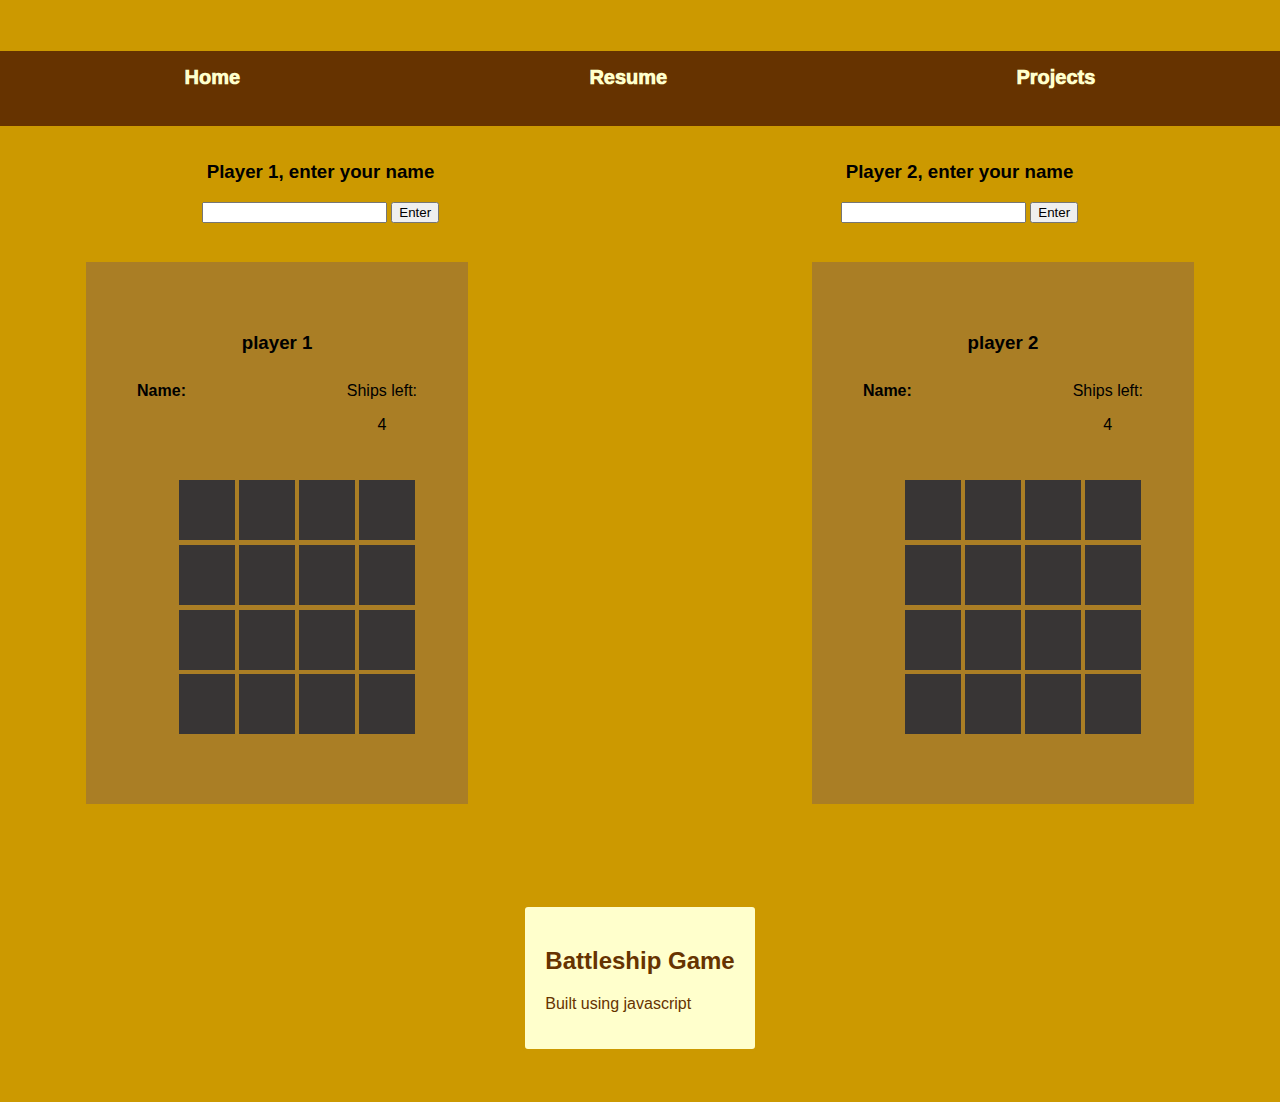
<file: battleship/index.html>
<!DOCTYPE html>
<html>
  <head>
    <meta charset="UTF-8">
  <meta name="viewport" content="width=device-width,initial-scale=1">
    <title>Battleship</title>
  <meta name="author" content="name">
  <meta name="description" content="description here">
  <meta name="keywords" content="keywords,here">
  <link rel="stylesheet" href="../base.css" type="text/css">

  <link rel="stylesheet" href="styles.css" type="text/css">
  </head>

  
  <body>

  <div id="navbar"></div>

  <div class="content-main">


    <p></p>
    <p></p>

    <p></p>

    <center><h1>Battleship Game</h1></center>

    <!-- <h2>Rules for Game:</h2> -->
     <!-- <div>
      <h3> "Player", enter your name </h3>
      <input type="text" id="myText" value="Some text...">
      <button onclick="myFunction()">Try it</button>
      <p id="demo"></p>

    </div>  -->
    
  

    <table width = "100%">
      <tbody>
      <tr>
      <td> 
        <center>

        <div class="">
        <h3> 
          Player 1, enter your name</h3>
  
        <input type="text" id="myText" value="">
              
        <button onclick="myFunction()">Enter</button>
        
        <!-- <p id="demo"></p> -->
  
      </div>
    </center>

    </td>
      <td> 
        <center> 
        <div class="">
        <h3> 
          <!-- <p id="demo2"></p> -->
          Player 2, enter your name</h3>
  
        <input type="text" id="myText2" value="">
              
        <button onclick="myFunction2()">Enter</button>
        
        <!-- <p id="demo"></p> -->
  
      </div>
    </center>
    </td>
      </tr>
      </tbody>
      </table>

      <br>
      <br>

    

    <div class="question-container">
      <div class="question-item">
        <div class="question-label"></div>
      </div>
    </div>
    <div class="game">

      <!-- player 1 -->
      <div class ="player">
        <h3> player 1 </h3>
        <div class = "player_information">
          <Label><b>Name:</b> <p id = "name_player1"> </p></Label>  <!-- insert name of the player1  -->
          <Label>Ships left: <p id = "ships_player1"></p></Label> <!-- insert ships of the player1  -->
        </div>
        <ul id = "board_player1">  </ul>  <!-- board player1  -->
      </div>
      
      <!-- turn player -->
      <div>
        <h3> <p id="demo3"></p></h3>
        <br>
          <br>
        <label><h3 id="turn_player"> </h3><label> <!-- insert name of the turn player -->
          
       
          <div id="buttons"></div> <!-- reset and newGame buttons -->
      </div>

      <!-- player 2 -->
      <div class="player">
        <h3> player 2 </h3>
        <div class = "player_information">
          <Label><b>Name: </b><p id = "name_player2"></p></Label><!-- insert name of the player2  -->
          <Label>Ships left: <p id = "ships_player2"></p></Label><!-- insert ships of the player2  -->
        </div>
        <ul id = "board_player2"></ul>  <!-- board player2  -->
      </div>

    </div>
  </div>

  <main class="flex">
    <div class="card">
      <h2>Battleship Game</h2>
      <p>Built using javascript</p>
          
    </div>

  </main>


  <script src="../nav.js"></script>

  <script src="index.js" type="text/javascript"></script>

</body>



</html>
</file>
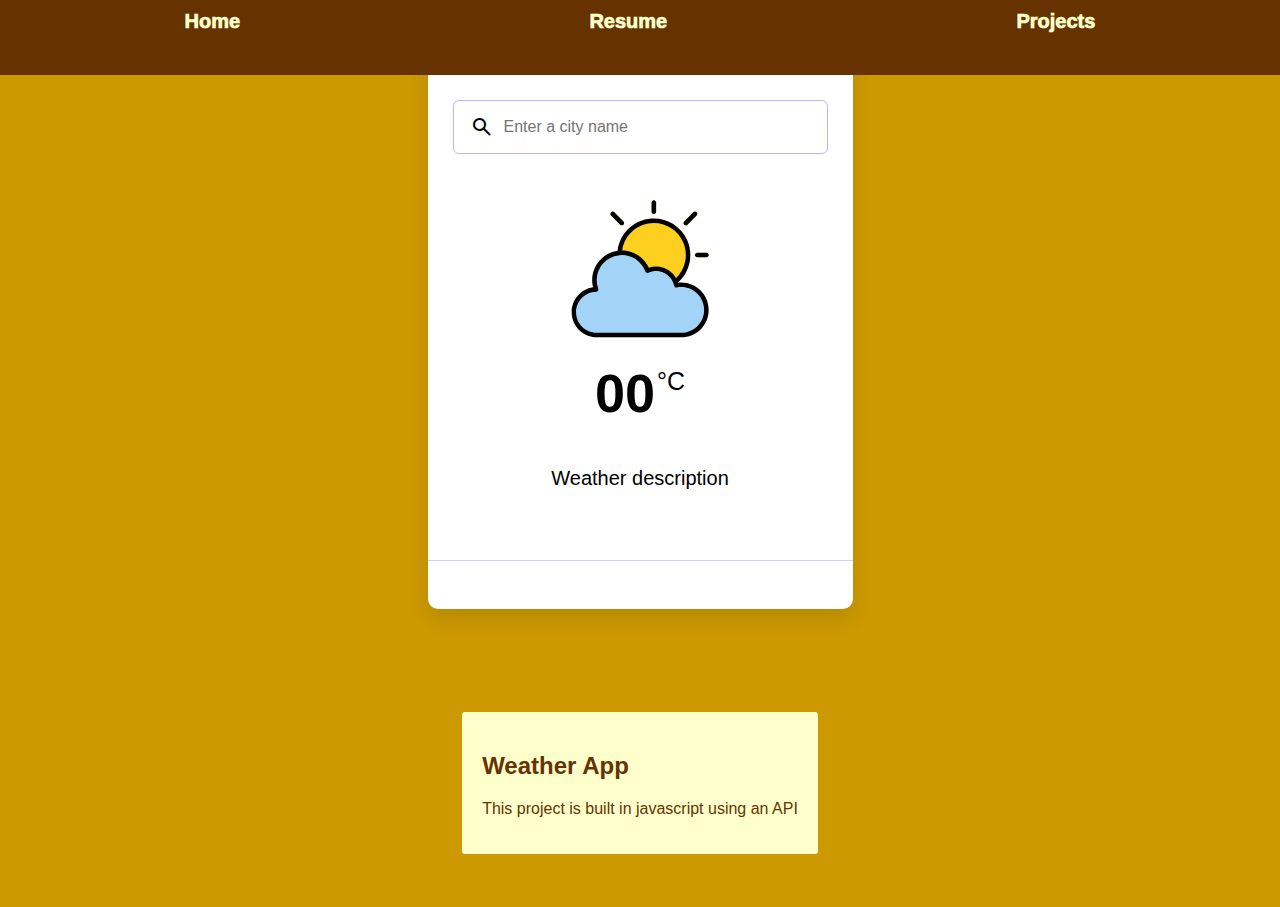
<file: weather/index.html>
<!DOCTYPE html>
<html lang="en">
<head>
    <meta charset="UTF-8">
    <meta http-equiv="X-UA-Compatible" content="IE=edge">
    <meta name="viewport" content="width=device-width, initial-scale=1.0">
    <title>Weather App</title>
    <link rel="stylesheet" href="https://fonts.googleapis.com/css2?family=Material+Symbols+Rounded:opsz,wght,FILL,GRAD@24,400,0,0" />
    
    <link rel="stylesheet" href="../base.css" type="text/css">

    <link rel="stylesheet" href="style.css">
</head>
<body>

    <div id="navbar"></div>

    <div class="container">
        <!-- Search section -->
        <div class="search-section">
            <div class="input-wrapper">
                <span class="material-symbols-rounded">Search</span>
                <input type="search" placeholder="Enter a city name" class="search-input">
            </div>
            <!-- <button class="location-button">
                <span class="material-symbols-rounded">my_location</span>
            </button> -->
        </div>

        <!-- Weather section -->
        <div class="weather-section">
            <div class="current-weather">
                <img src="icons/clouds.svg" class="weather-icon">   
                <h2 class="temperature">00<span>°C</span></h2>  
                <p class="description">Weather description</p>
            </div>

            <!-- Hourly weather forecast list -->
            <div class="hourly-weather">
                <ul class="weather-list">
                    <!-- <li class="weather-item">
                        <p class="time">00:00</p>
                        <img src="icons/clouds.svg" class="weather-icon">  
                        <p class="temperature">20</p> 
                    </li>
                    <li class="weather-item">
                        <p class="time">00:00</p>
                        <img src="icons/clouds.svg" class="weather-icon">  
                        <p class="temperature">20</p> 
                    </li> <li class="weather-item">
                        <p class="time">00:00</p>
                        <img src="icons/clouds.svg" class="weather-icon">  
                        <p class="temperature">20</p> 
                    </li> <li class="weather-item">
                        <p class="time">00:00</p>
                        <img src="icons/clouds.svg" class="weather-icon">  
                        <p class="temperature">20</p> 
                    </li> <li class="weather-item">
                        <p class="time">00:00</p>
                        <img src="icons/clouds.svg" class="weather-icon">  
                        <p class="temperature">20</p> 
                    </li> <li class="weather-item">
                        <p class="time">00:00</p>
                        <img src="icons/clouds.svg" class="weather-icon">  
                        <p class="temperature">20</p> 
                    </li> -->
                </ul>

            </div>
        </div>
    </div>


    <main class="flex">
        <div class="card">
          <h2>Weather App</h2>
          <p>This project is built in javascript using an API</p>
                  
        </div>
    
    </main>
    
    <script src="../nav.js"></script>

    <script src="script.js"></script>

</body>
</html>
</file>
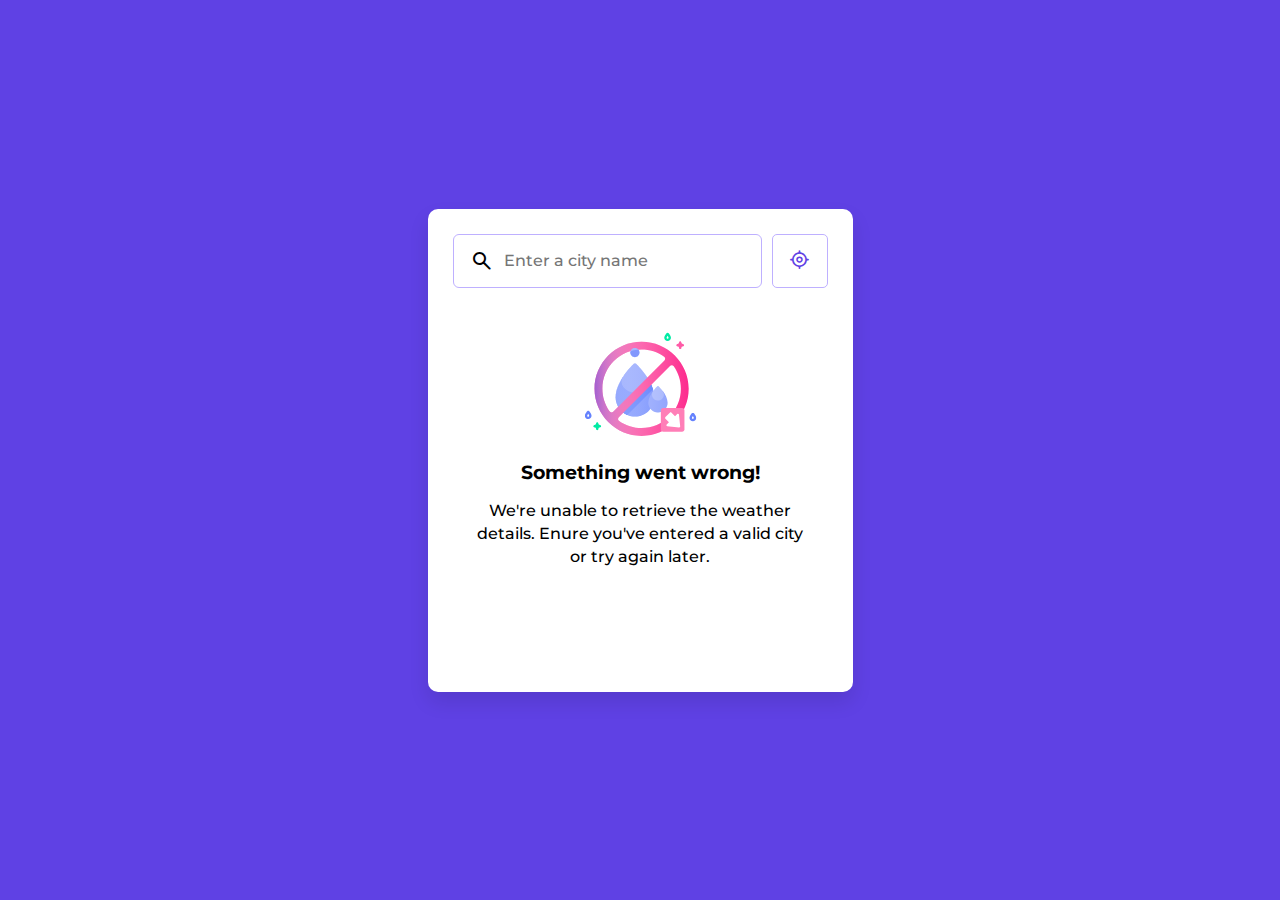
<file: weather/weather-app-javascript/index.html>
<!DOCTYPE html>
<!-- Coding By CodingNepal - youtube.com/@codingnepal -->
<html lang="en">
<head>
  <meta charset="UTF-8">
  <meta name="viewport" content="width=device-width, initial-scale=1.0">
  <title>Weather App | CodingNepal</title>
  <!-- Linking Google fonts for icons -->
  <link rel="stylesheet" href="https://fonts.googleapis.com/css2?family=Material+Symbols+Rounded:opsz,wght,FILL,GRAD@24,400,0,0" />
  <link rel="stylesheet" href="style.css">
</head>
<body>
  <div class="container">
    <!-- Search section -->
    <div class="search-section">
      <div class="input-wrapper">
        <span class="material-symbols-rounded">search</span>
        <input type="search" placeholder="Enter a city name" class="search-input">
      </div>
      <button class="location-button">
        <span class="material-symbols-rounded">my_location</span>
      </button>
    </div>

    <!-- No results message -->
    <div class="no-results">
      <img src="icons/no-result.svg" alt="No results found" class="icon">
      <h3 class="title">Something went wrong!</h3>
      <p class="message">We're unable to retrieve the weather details. Enure you've entered a valid city or try again later.</p>
    </div>

    <!-- Container for displaying weather data -->
    <div class="weather-section">
      <div class="current-weather">
        <img src="icons/no-result.svg" class="weather-icon">
        <h2 class="temperature">00<span>°C</span></h2>
        <h5 class="description">Weather description</h5>
      </div>

      <!-- Hourly weather forecast list -->
      <div class="hourly-weather">
        <ul class="weather-list"></ul>
      </div>
    </div>
  </div>

  <script src="script.js"></script>
</body>
</html>
</file>
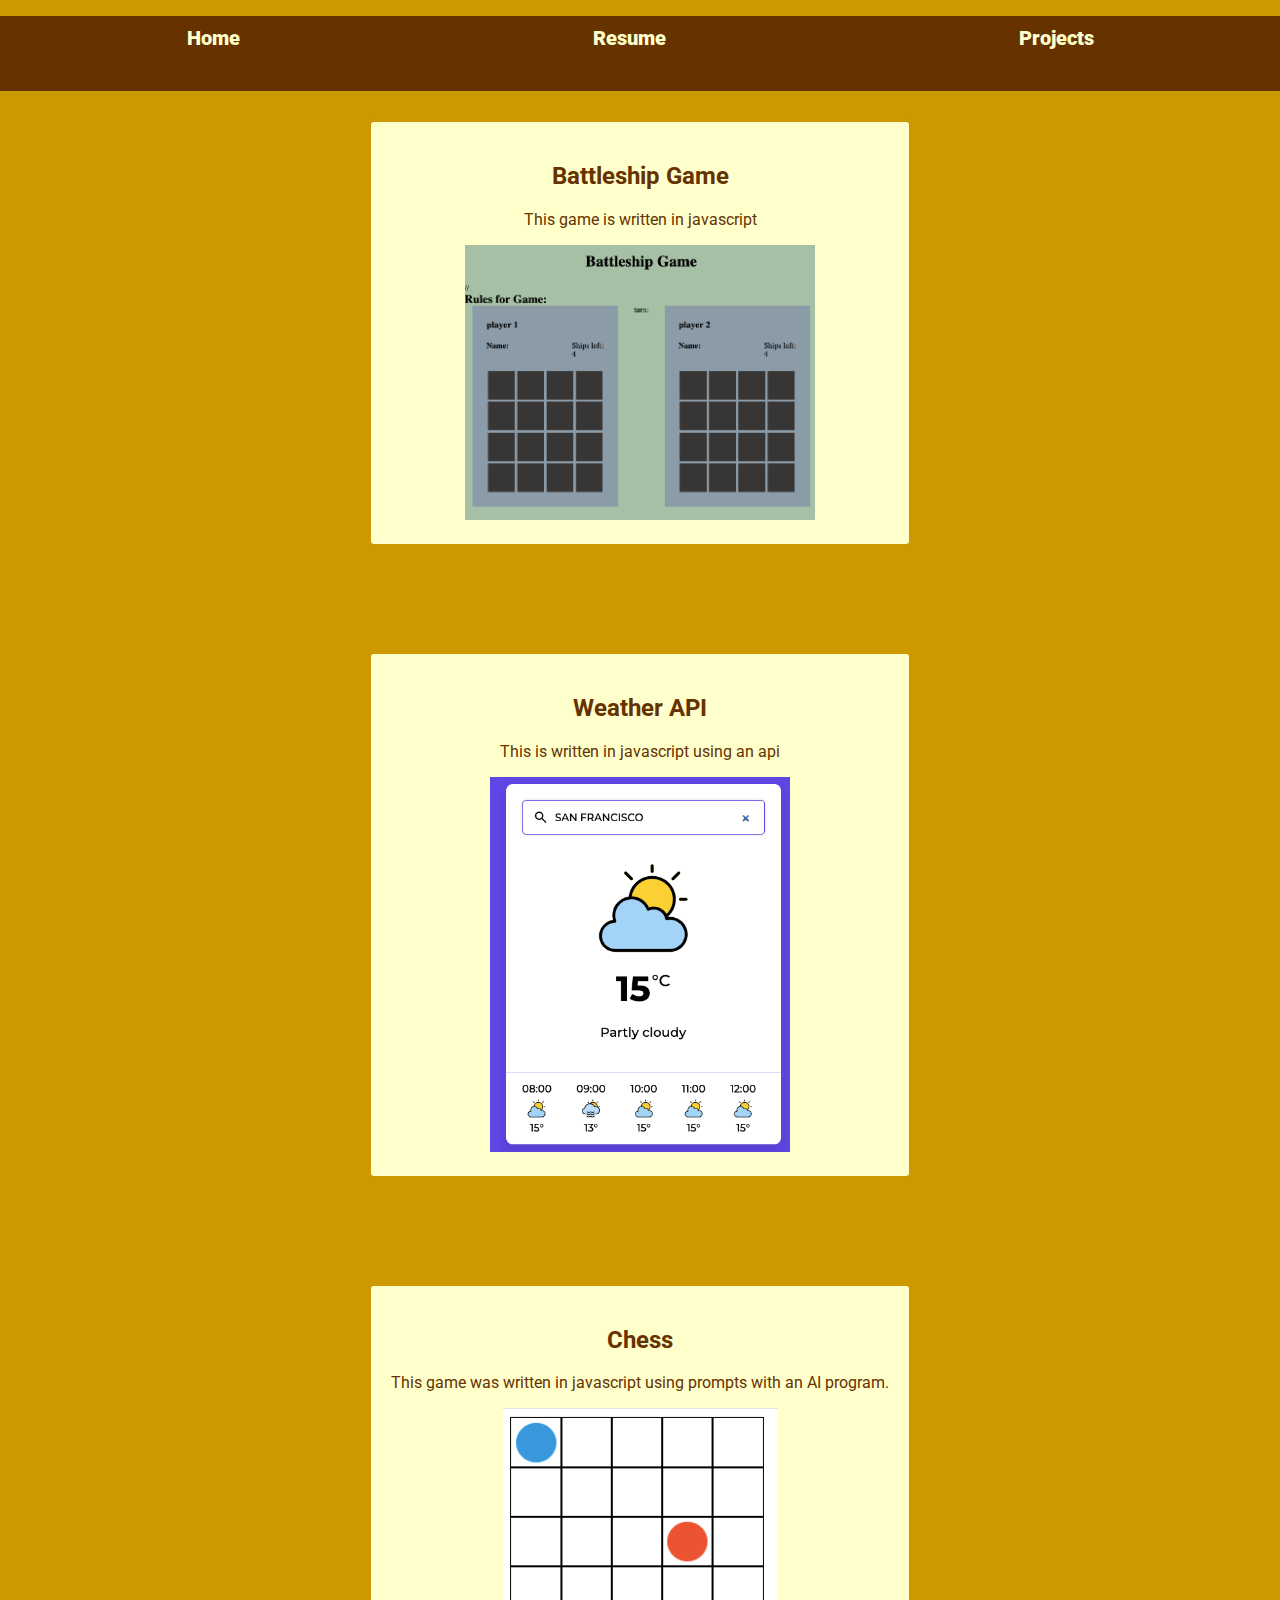
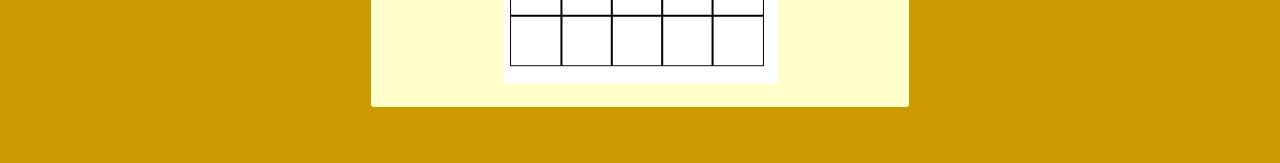
<file: projects.html>
<!doctype html>
<html lang="en">
<head>
  <meta charset="utf-8">
  <title>Justin Read's Profile</title>
  <meta name="viewport" content="width=device-width, initial-scale=1.0">
  <link rel="stylesheet" href="base.css">
  <link href="https://fonts.googleapis.com/css?family=Muli%7CRoboto:400,300,500,700,900" rel="stylesheet">


  <div id="navbar"></div>  <!-- Placeholder for the navigation bar -->


</head>
  <body>

    <p></p>
    <p></p>


    <main class="flex">

    <table>

      <tbody>
      <tr>
      <td>
        <div class="card2">

          <h2>Battleship Game</h2>
          <p>This game is written in javascript</p>
          <p></p>

          <a href="battleship/index.html"     ><img src="images/battle.png" width=350px height=275px class="button2"></a> 
  
          <!-- <p> The second website is a database i have made using Ruby on Rails</p>
          <ul>
            <li>To learn more, <a href="resume.html">view my resume.</a></li>
          </ul> -->
        </div> 
  

      </td>
      </tr>
      <tr>
      <td>

        <div class="card2">
          <h2>Weather API</h2>

          <p>This is written in javascript using an api</p>
       
          <a href="weather/index.html"     ><img src="images/weather.png" width=300px height=375px class="button2"></a> 
  
        </div> 
  

      </td>
      </tr>
      <tr>
      <td>

        <div class="card2">
          <h2>Chess</h2>

          <p>This game was written in javascript using prompts with an AI program.</p>
        
          <a href="chess/trivia8.html"     ><img src="images/chess.png" width=275px height=275px class="button2"></a> 
  
        </div> 

      </td>
      </tr>
      </tbody>

      </table>

    </main>


      

     

      


    <script>
      console.log("Fetching /nav.html");
    fetch('nav.html')
    .then(response => {
    if (!response.ok) {
      throw new Error('Network response was not ok');
    }
    return response.text();
     })
    .then(data => {
    document.getElementById('navbar').innerHTML = data;
    })
    .catch(error => {
    console.error('There has been a problem with your fetch operation:', error);
    });
    </script>


  </body>
  </html>
</file>
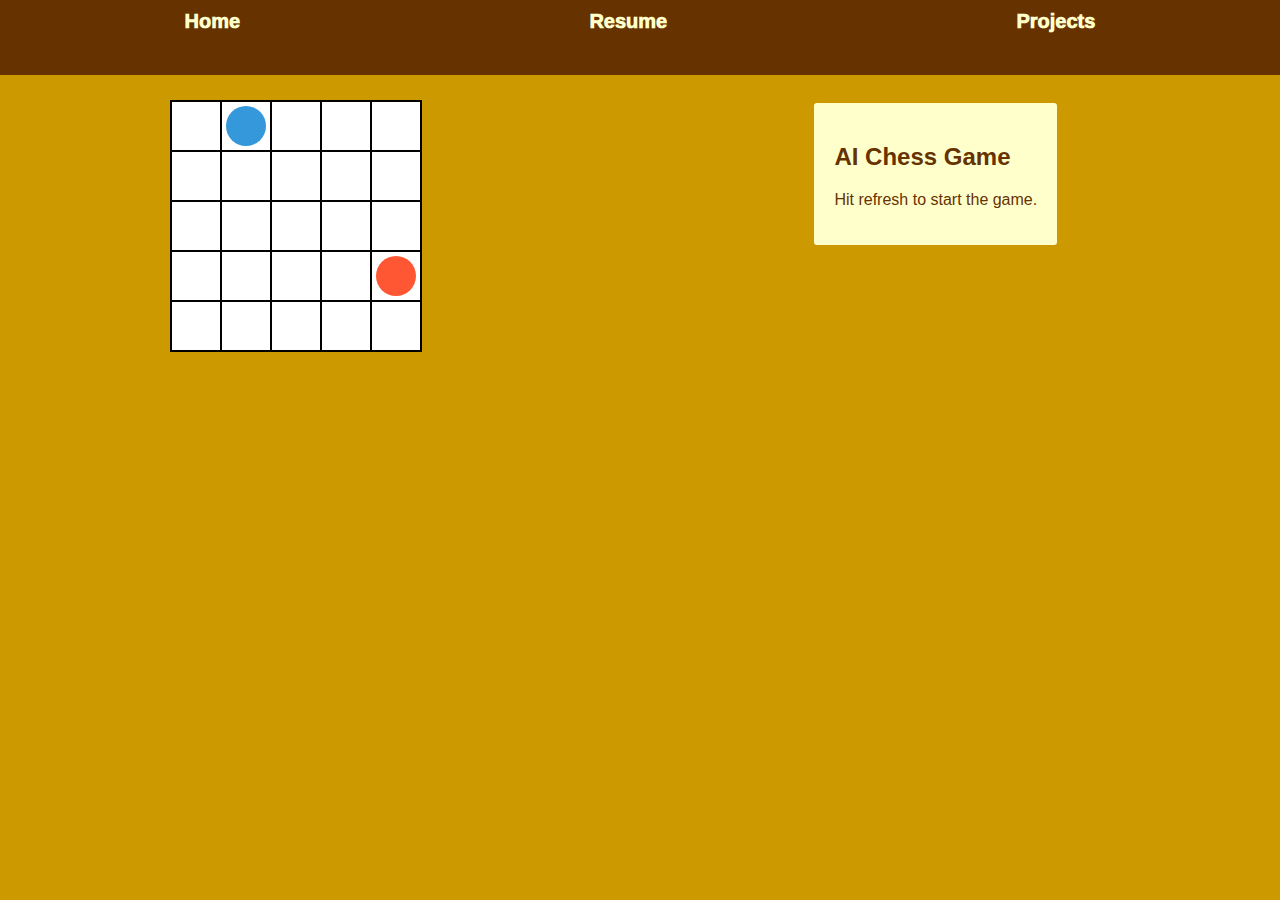
<file: chess/trivia8.html>
<!DOCTYPE html>
<html lang="en">
<head>
<meta charset="UTF-8">
<meta name="viewport" content="width=device-width, initial-scale=1.0">
<title>AI Chess</title>

<link rel="stylesheet" href="../base.css" type="text/css">

<link rel="stylesheet" type="text/css" href="styles.css">
</head>
<body>

    <div id="navbar"></div>

    <div class="board" id="board"></div>

<main class="flex">
    <div class="card">
      <h2>AI Chess Game</h2>
      <p>Hit refresh to start the game. </p>
          
    </div>

  </main>

<script src="../nav.js"></script>

<script src="script.js"></script>

</body>
</html>
</file>
<file: base.css>
/* Global Layout Set-up */
* {
  box-sizing: border-box;
}

body {
  margin: 0;
  padding: 0;
  text-align: center;
  font-family: "Roboto", sans-serif;
  color: #000000;
  background: #cc9900;
}

/* Link Styles */
a {
  text-decoration: none;
  color: #ffffcc;
  transition: color 0.5s;
}
a:hover {
  color: #cc9900;
}

/* h3 {
  color: blue;
} */

/* Button Styling */
.button {
  background-color: #663300;
  border: none;
  color: ffffcc;
  padding: 20px;
  font-size: 20px;
  margin: 20px;
  text-align: center;
  display: inline-block;
  transition: box-shadow 0.5s;
}

.button:hover {
  box-shadow: 0 12px 16px rgba(0, 0, 0, 0.24), 0 17px 50px rgba(0, 0, 0, 0.19);
}

/* Section Styles */

.main-nav {
  width: 100%;
  background: #663300;
  min-height: 75px;
  padding: 10px;
  position: fixed;
  text-align: center;
}

.nav {
  display: flex;
  justify-content: space-around;
  list-style: none;
  margin: 0 auto;
  padding: 0;
}

.nav a {
  font-weight: 1000;
  padding: 5px 10px;
  color: #ffffcc;
  font-size: 20px;
}

.nav a:hover {
  color: #cc9900;
}

/* Header */
header {
  text-align: center;
  background: url("images/portland.jpg") no-repeat center center;
  background-size: cover;
  padding: 30px 0;
  line-height: 1.5;
}

.tag {
  background-color: #ffffcc;
  color: #663300;
  padding: 10px;
  border-radius: 5px;
  display: inline-block;
  margin: 10px 0;
}

.location {
  background-color: #663300;
  color: #ffffcc;
}

/* Card and Skills */
.card {
  margin: 50px;
  padding: 20px 20px;
  max-width: 1500px;
  color: #663300;

  text-align: left;
  background: #ffffcc;
  border: 3px solid #cc9900;
  border-radius: 6px;
  transition: border-color 0.3s;
}

.card:hover {
  border-color: #663300;
}

.card2 {
  margin: 50px;
  padding: 20px 20px;
  max-width: 1500px;
  color: #663300;

  /* text-align: right; */
  background: #ffffcc;
  border: 3px solid #cc9900;
  border-radius: 6px;
  transition: border-color 0.3s;
}

.card2:hover {
  border-color: #663300;
}

.skills li {
  display: inline-block;
  background: #ff9904;
  color: white;
  padding: 5px 10px;
  border-radius: 6px;
  margin: 2px;
}

.skills li:nth-child(odd) {
  background: #0399ff;
}

/* Footer */
footer {
  width: 100%;
  padding: 20px 0 40px;
  text-align: center;
  font-size: 0.75em;
}

a.social {
  width: 30px;
  height: 30px;
  background-size: 30px 30px;
  display: inline-block;
  opacity: 0.5;
  transition: opacity 0.25s;
}

a.social:hover {
  opacity: 1;
}

.centered-table {
  display: flex;
  justify-content: center;
  align-items: center;
  /* padding: 10px; */
}

/* Larger Screens */
@media screen and (min-width: 720px) {
  .flex {
    display: flex;
    max-width: 1200px;
    justify-content: space-around;
    margin: 0px auto;
  }

  header {
    min-height: 450px;
  }

  main {
    padding-top: 50px;
  }

  footer {
    font-size: 1.3em;
    margin: 40px auto;
  }
}
</file>
<file: battleship/styles.css>
/* * {
  margin: 0;
  padding: 0;
}

body {
  min-height: 100vh;
  width: 100%;
  background: #cc9900;
} */

.content-main {
}

.main-nav {
  width: 100%;
  background: #663300;
  min-height: 75px;
  padding: 10px;
  position: fixed;
  text-align: center;
}

.nav {
  display: flex;
  justify-content: space-around;
  list-style: none;
  margin: 0 auto;
  padding: 0;
  flex-direction: row;
}

.nav a {
  font-weight: 1000;
  padding: 5px 10px;
  color: #ffffcc;
  font-size: 20px;
  text-decoration: none;
}

.nav a:hover {
  color: #cc9900;
}

div.a {
  margin: 50px;
}

h1 {
  margin: 4%;
}

ul {
  display: flex;
  list-style: none;
  flex-direction: column;
}

li {
  display: flex;
  flex-direction: row;
}

/* button{
  background-color: inherit;
  border: solid;
  margin-top: 40%;
  border-radius: 10px;
  padding: 5px 8px;
}

button:hover{
  background-color: black;
  color: white;
  border: solid;
} */

.square {
  color: white;
  margin: 1%;
  background-color: rgb(56, 53, 53);
  width: 60px;
  height: 60px;
}

.game {
  display: flex;
  flex-direction: row;
  justify-content: space-around;
}

.player {
  padding: 4%;
  background-color: rgba(45, 30, 177, 0.21);
}

.player_information {
  margin: 10% 0;
  display: flex;
  flex-direction: row;
  justify-content: space-between;
}
</file>
<file: weather/style.css>
@import url("https://fonts.googleapis.com/css2?family=Montserrat:wght@100..900&display=swap");

/* * {
  margin: 0;
  padding: 0;
  box-sizing: border-box;
  font-family: "Montserrat", sans-serif;
}

body {
  display: flex;
  align-items: center;
  justify-content: center;
  min-height: 100vh;
  background: #cc9900;
} */

.container {
  padding-top: 75px; /* or any value you want */
  margin: 0px auto; /* Center the container */

  background: #fff;
  border-radius: 10px;
  max-width: 425px;
  flex-grow: 1;
  box-shadow: 0 10px 20px rgba(0, 0, 0, 0.1);
}

.search-section {
  display: flex;
  padding: 25px;
  gap: 10px;
  align-items: center;
}

.search-section .input-wrapper {
  height: 54px;
  width: 100%;
  position: relative;
}

.search-section .input-wrapper span {
  position: absolute;
  top: 50%;
  left: 17px;
  pointer-events: none;
  transform: translateY(-50%);
}

.search-section .search-input {
  height: 100%;
  width: 100%;
  outline: none;
  font-size: 1rem;
  font-weight: 500;
  text-transform: uppercase;
  padding: 0 20px 0 50px;
  border-radius: 6px;
  border: 1px solid #beb0ff;
}

.search-section .search-input:focus {
  border-color: #5f41e4;
  box-shadow: 0 0 5px rgba(0, 0, 0, 0.14);
}

.search-section .search-input::placeholder {
  text-transform: none;
}

.search-section .location-button {
  height: 54px;
  width: 56px;
  cursor: pointer;
  flex-shrink: 0;
  display: flex;
  align-items: center;
  justify-content: center;
  border-radius: 5px;
  background: #fff;
  color: #5f41e4;
  border: 1px solid #beb0ff;
  transition: 0.3s ease;
}

.search-section .location-button:hover {
  color: #fff;
  background: #5f41e4;
  border-color: #5f41e4;
}

.search-section .location-button span {
  font-size: 1.3rem;
}

.weather-section .current-weather {
  display: flex;
  padding: 20px 0 50px;
  flex-direction: column;
  align-items: center;
}

.current-weather .weather-icon {
  width: 140px;
  aspect-ratio: 1;
}

.current-weather .temperature {
  font-size: 3.38rem;
  margin: 23px 0;
  display: flex;
}

.current-weather .temperature span {
  font-size: 1.56rem;
  font-weight: 500;
  margin: 5px 0 0 2px;
}

.current-weather .description {
  font-weight: 500;
  font-size: 1.25rem;
}

.hourly-weather {
  padding: 16px 25px;
  border-top: 1px solid #d5ccff;
}

.hourly-weather .weather-list {
  display: flex;
  gap: 38px;
  overflow-x: auto;
  padding-bottom: 16px;
  margin-bottom: -16px;
  scrollbar-width: thin;
  scrollbar-color: transparent transparent;
}

.hourly-weather:hover .weather-list {
  scrollbar-color: #bfbfbf transparent;
}

.hourly-weather .weather-list .weather-item {
  display: flex;
  gap: 7px;
  width: 60px;
  font-weight: 500;
  flex-direction: column;
  align-items: center;
}

.hourly-weather .weather-item .weather-icon {
  width: 28px;
  aspect-ratio: 1;
}

/* Responsive media query code for small screen */
@media (max-width: 624px) {
  body {
    padding: 15px;
  }

  .search-section {
    padding: 20px;
  }

  .no-results {
    padding: 30px;
  }

  .hourly-weather {
    padding: 16px 20px;
  }

  .hourly-weather .weather-list {
    gap: 32px;
  }
}
</file>
<file: weather/weather-app-javascript/style.css>
/* Importing Google Fonts - Montserrat */
@import url("https://fonts.googleapis.com/css2?family=Montserrat:ital,wght@0,100..900;1,100..900&display=swap");

* {
  margin: 0;
  padding: 0;
  box-sizing: border-box;
  font-family: "Montserrat", sans-serif;
}

body {
  display: flex;
  align-items: center;
  justify-content: center;
  min-height: 100vh;
  background: #5f41e4;
}

.container {
  flex-grow: 1;
  overflow: hidden;
  max-width: 425px;
  border-radius: 10px;
  position: relative;
  background: #fff;
  box-shadow: 0 10px 20px rgba(0, 0, 0, 0.1);
}

.search-section {
  display: flex;
  gap: 10px;
  padding: 25px;
  align-items: center;
}

.search-section .input-wrapper {
  height: 54px;
  width: 100%;
  position: relative;
}

.search-section .input-wrapper span {
  position: absolute;
  top: 50%;
  left: 17px;
  pointer-events: none;
  transform: translateY(-50%);
}

.search-section .search-input {
  height: 100%;
  width: 100%;
  outline: none;
  font-size: 1rem;
  font-weight: 500;
  border-radius: 6px;
  text-transform: uppercase;
  padding: 0 20px 0 50px;
  border: 1px solid #beb0ff;
  background: #fff;
  transition: 0.1s ease;
}

.search-section .search-input:focus {
  border-color: #5f41e4;
  box-shadow: 0 0 5px rgba(0, 0, 0, 0.14);
}

.search-section .search-input::placeholder {
  text-transform: none;
}

.search-section .location-button {
  height: 54px;
  width: 56px;
  cursor: pointer;
  flex-shrink: 0;
  display: flex;
  align-items: center;
  justify-content: center;
  border-radius: 5px;
  background: #fff;
  color: #5f41e4;
  border: 1px solid #beb0ff;
  transition: 0.3s ease;
}

.search-section .location-button:hover {
  color: #fff;
  background: #5f41e4;
  border-color: #5f41e4;
}

.search-section .location-button span {
  font-size: 1.3rem;
}

.no-results {
  position: absolute;
  left: 50%;
  top: 50%;
  width: 100%;
  display: none;
  padding: 40px;
  text-align: center;
  align-items: center;
  flex-direction: column;
  transform: translate(-50%, -50%);
  transition: 0.2s ease;
}

body.show-no-results .no-results {
  display: flex;
}

.no-results .title {
  font-weight: 700;
  margin: 25px 0 15px;
}

.no-results .message {
  font-weight: 500;
  line-height: 23px;
}

body.show-no-results .weather-section {
  visibility: hidden;
}

.weather-section .current-weather {
  display: flex;
  padding: 20px 0 50px;
  flex-direction: column;
  align-items: center;
}

.current-weather .weather-icon {
  width: 140px;
  aspect-ratio: 1;
}

.current-weather .temperature {
  font-size: 3.38rem;
  margin: 23px 0;
  display: flex;
}

.current-weather .temperature span {
  font-size: 1.56rem;
  font-weight: 500;
  margin: 5px 0 0 2px;
}

.current-weather .description {
  font-weight: 500;
  font-size: 1.25rem;
}

.hourly-weather {
  padding: 16px 25px;
  border-top: 1px solid #d5ccff;
}

.hourly-weather .weather-list {
  display: flex;
  gap: 41px;
  overflow-x: auto;
  padding-bottom: 16px;
  margin-bottom: -16px;
  scrollbar-width: thin;
  scrollbar-color: transparent transparent;
}

.hourly-weather:hover .weather-list {
  scrollbar-color: #bfbfbf transparent;
}

.hourly-weather .weather-list .weather-item {
  display: flex;
  gap: 7px;
  width: 60px;
  font-weight: 500;
  flex-direction: column;
  align-items: center;
}

.hourly-weather .weather-item .weather-icon {
  width: 28px;
  aspect-ratio: 1;
}

/* Responsive media query code for small screen */
@media (max-width: 624px) {
  body {
    padding: 15px;
  }

  .search-section {
    padding: 20px;
  }

  .no-results {
    padding: 30px;
  }

  .hourly-weather {
    padding: 16px 20px;
  }

  .hourly-weather .weather-list {
    gap: 32px;
  }
}
</file>
<file: chess/styles.css>
body {
  background: #cc9900; /* Background color of the body */
  display: flex; /* Use flexbox for centering */
  justify-content: center; /* Center content horizontally */
  align-items: flex-start; /* Align items to the start vertically */
  height: 100vh; /* Make body full height */
  margin: 0; /* Remove default body margin */
}

.board {
  display: grid;
  grid-template-columns: repeat(5, 50px);
  grid-template-rows: repeat(5, 50px);
  background: white;
  margin: 100px auto; /* Center the board and add 50px top margin */
  padding: 0; /* Remove any default padding */
  border: 1px solid black; /* Optional: Add border around the board */
}

.square {
  width: 50px;
  height: 50px;
  border: 1px solid black;
  display: flex;
  justify-content: center;
  align-items: center;
}

.piece {
  width: 40px;
  height: 40px;
  border-radius: 50%;
  background-color: transparent;
}

.piece-A {
  background-color: #ff5733; /* Orange color for Player A */
}

.piece-B {
  background-color: #3498db; /* Blue color for Player B */
}
</file>
